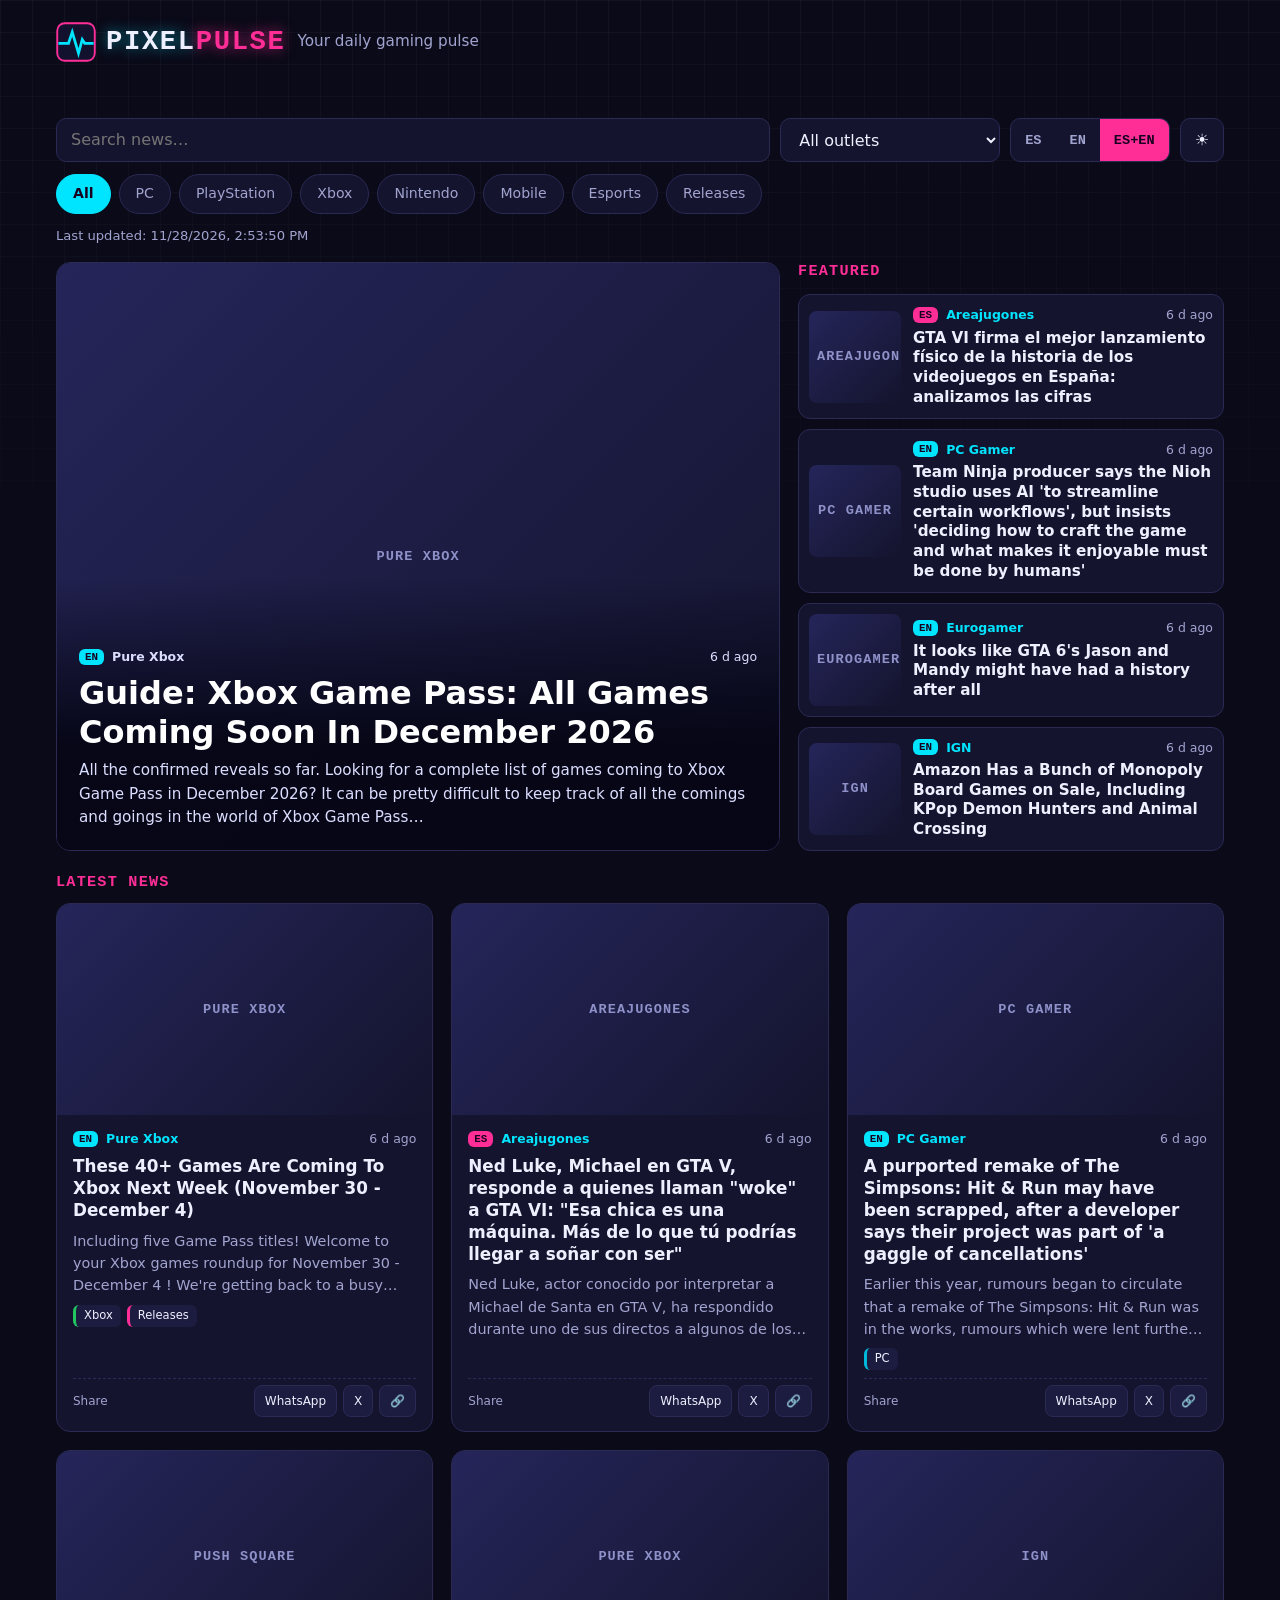
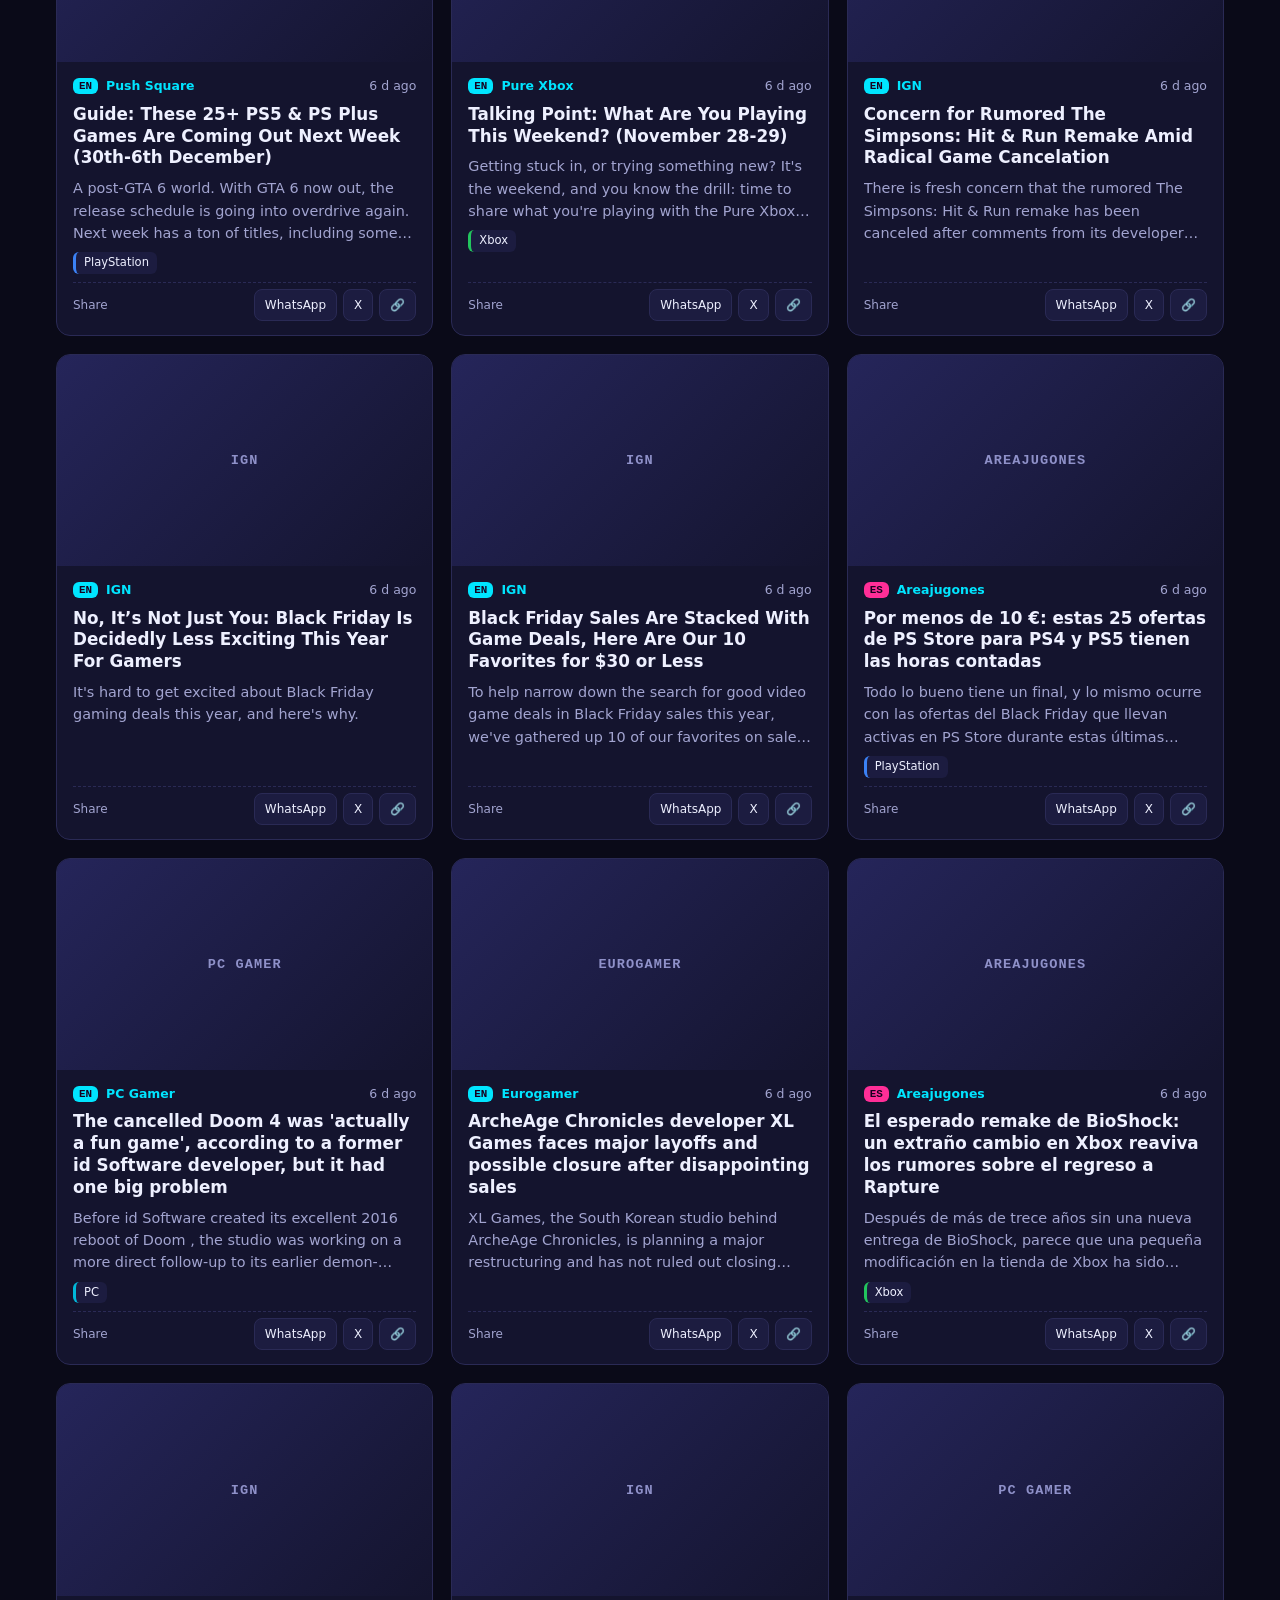
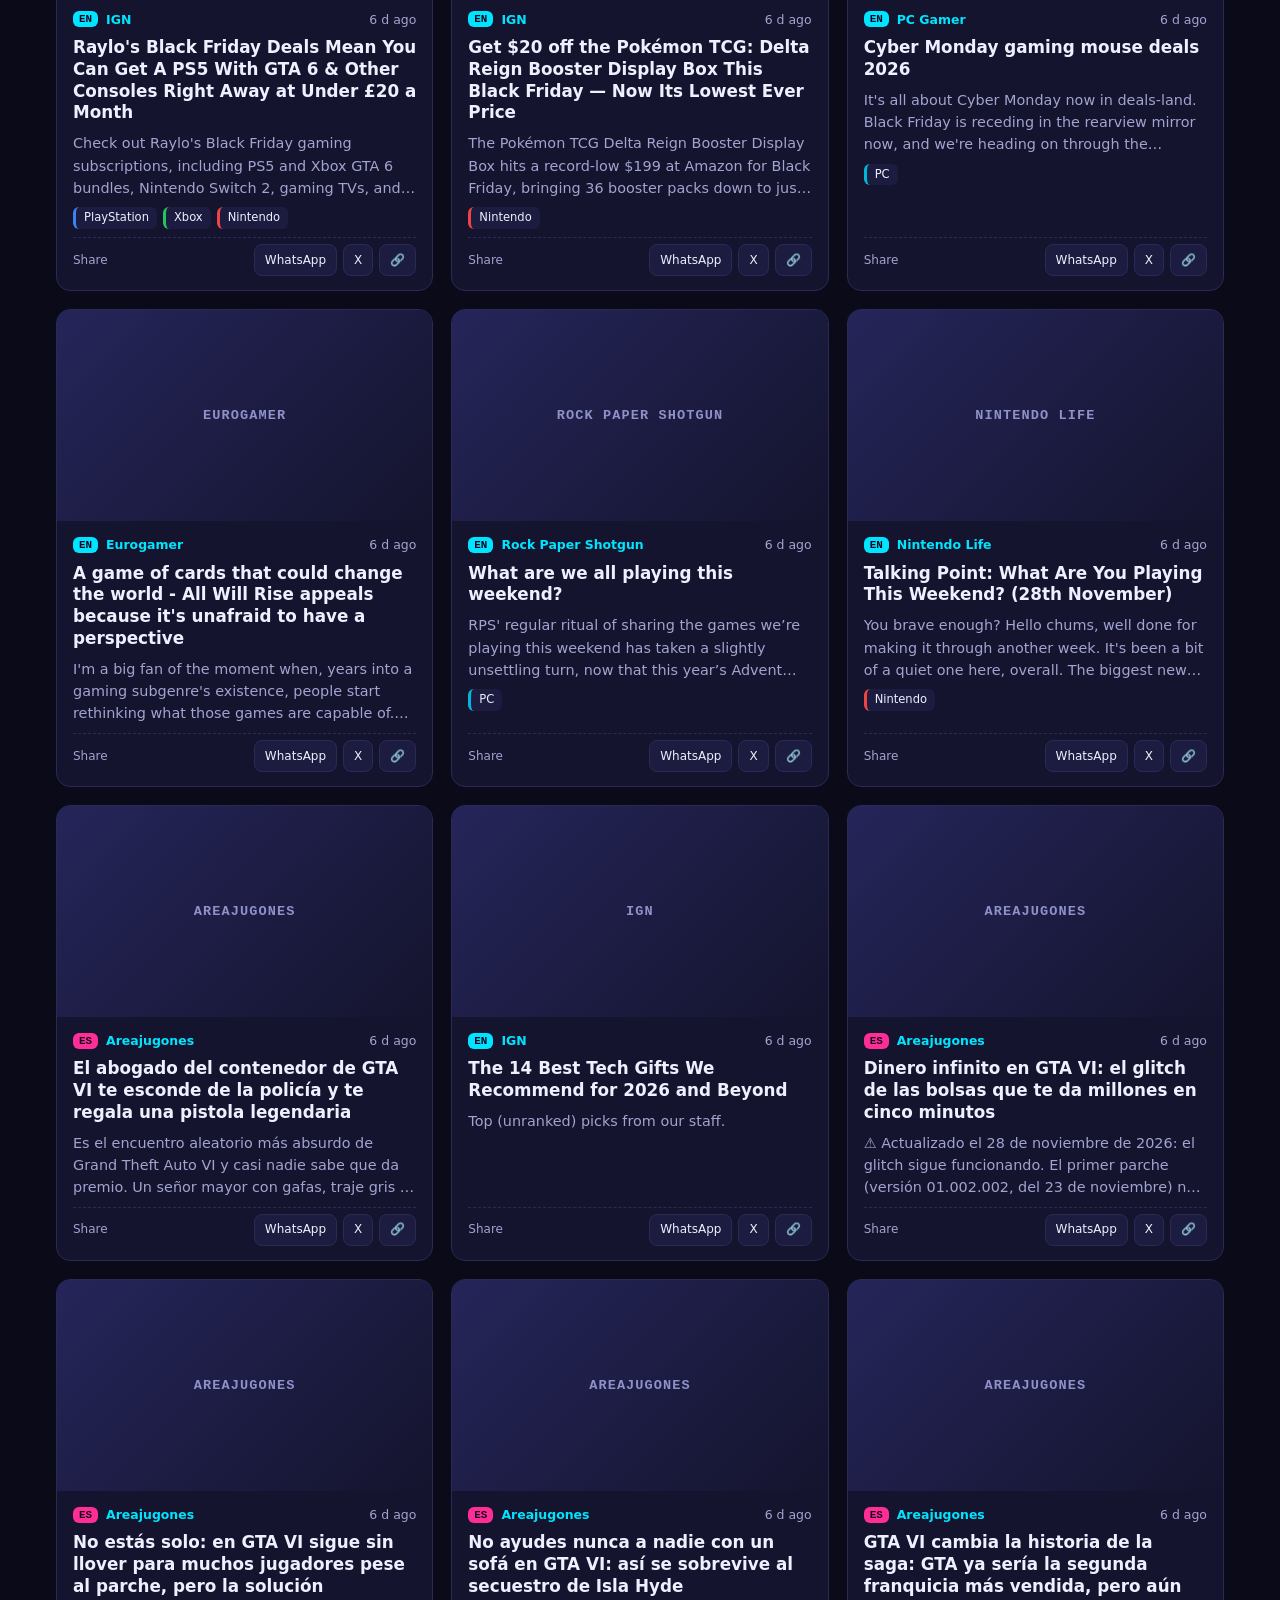
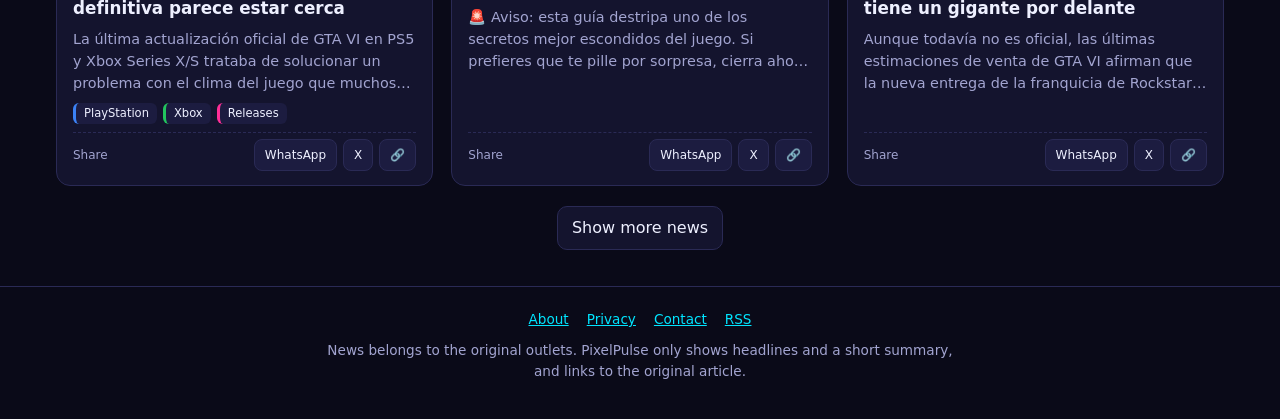
<file: index.html>
<!doctype html>
<html lang="es" data-theme="dark">
<head>
<meta charset="utf-8">
<meta name="viewport" content="width=device-width, initial-scale=1">
<title>PixelPulse · Noticias de videojuegos | Gaming news</title>
<meta name="description" content="Las últimas noticias de videojuegos en español e inglés, actualizadas automáticamente cada hora. / Latest gaming news in Spanish and English, updated hourly.">
<meta name="theme-color" content="#0a0a18">
<meta property="og:type" content="website">
<meta property="og:title" content="PixelPulse · Noticias de videojuegos">
<meta property="og:description" content="Tu pulso diario de videojuegos, en español e inglés. / Your daily gaming pulse.">
<link rel="icon" href="favicon.svg" type="image/svg+xml">
<link rel="alternate" type="application/rss+xml" title="PixelPulse" href="feed.xml">
<script>
  try { var t = localStorage.getItem('pp-theme'); document.documentElement.dataset.theme = (t === 'light' || t === 'dark') ? t : 'dark'; }
  catch (e) { document.documentElement.dataset.theme = 'dark'; }
</script>
<link rel="stylesheet" href="style.css">
<!-- Analítica gratuita opcional (GoatCounter, sin cookies): crea tu cuenta y descomenta con tu código.
<script data-goatcounter="https://TU-CODIGO.goatcounter.com/count" async src="//gc.zgo.at/count.js"></script>
-->
</head>
<body>
<a class="skip" href="#main">Saltar al contenido</a>

<header class="site-header wrap">
  <div class="brand">
    <a class="logo" href="./" aria-label="PixelPulse">
      <svg width="40" height="40" viewBox="0 0 32 32" aria-hidden="true">
        <rect width="32" height="32" rx="7" fill="#12122e"/>
        <rect x="1" y="1" width="30" height="30" rx="6" fill="none" stroke="#ff2e97" stroke-width="1.5"/>
        <polyline points="3,17 10,17 13,8 18,25 21,14 23,17 29,17" fill="none" stroke="#00e5ff" stroke-width="2.2" stroke-linecap="square"/>
      </svg>
      <span class="logo-text"><span class="p1">Pixel</span><span class="p2">Pulse</span></span>
    </a>
    <p class="tagline" data-i18n="tagline">Tu pulso diario de videojuegos</p>
  </div>
  <svg class="pulse" viewBox="0 0 1200 40" preserveAspectRatio="none" aria-hidden="true">
    <defs>
      <linearGradient id="pg" x1="0" x2="1" y1="0" y2="0">
        <stop offset="0" stop-color="#00e5ff"/><stop offset="1" stop-color="#ff2e97"/>
      </linearGradient>
    </defs>
    <path pathLength="1400" d="M0 20 H300 L318 20 L334 4 L356 36 L372 12 L384 20 H760 L778 20 L794 4 L816 36 L832 12 L844 20 H1200"/>
  </svg>
</header>

<div class="wrap">
  <div class="toolbar">
    <input class="field search" id="q" type="search" autocomplete="off"
           placeholder="Buscar noticias…" data-i18n-ph="search" data-i18n-aria="searchAria" aria-label="Buscar noticias">
    <select class="field" id="source" data-i18n-aria="sourceAria" aria-label="Filtrar por medio"></select>
    <div class="seg" id="langs" role="group" data-i18n-aria="langAria" aria-label="Idioma de las noticias"></div>
    <button class="btn" id="themeBtn" type="button" data-i18n-aria="themeAria" aria-label="Cambiar tema">☀</button>
  </div>
  <nav class="cats" id="cats" data-i18n-aria="catsAria" aria-label="Categorías"></nav>
  <p class="updated" id="updated"></p>
</div>

<main class="wrap" id="main">
  <div class="top" id="top"></div>
  <h2 class="sec latest-title" id="latestTitle" data-i18n="latest" hidden>Últimas noticias</h2>
  <div class="grid" id="grid" aria-live="polite"></div>
  <p class="status" id="status" role="status" hidden></p>
  <button class="btn more" id="more" type="button" data-i18n="more" hidden>Ver más noticias</button>
  <noscript><p>Activa JavaScript para ver las noticias. / Enable JavaScript to see the news.</p></noscript>
</main>

<footer class="site-footer">
  <div class="wrap">
    <nav>
      <a href="about.html" data-i18n="about">Acerca de</a>
      <a href="privacy.html" data-i18n="privacy">Privacidad</a>
      <a href="contact.html" data-i18n="contact">Contacto</a>
      <a href="feed.xml" data-i18n="rss">RSS</a>
    </nav>
    <p data-i18n="disclaimer">Las noticias pertenecen a sus medios de origen. PixelPulse solo muestra titulares y un resumen breve, y enlaza al artículo original.</p>
  </div>
</footer>

<div class="toast" id="toast" role="status" aria-live="polite"></div>
<script src="app.js"></script>
</body>
</html>
</file>
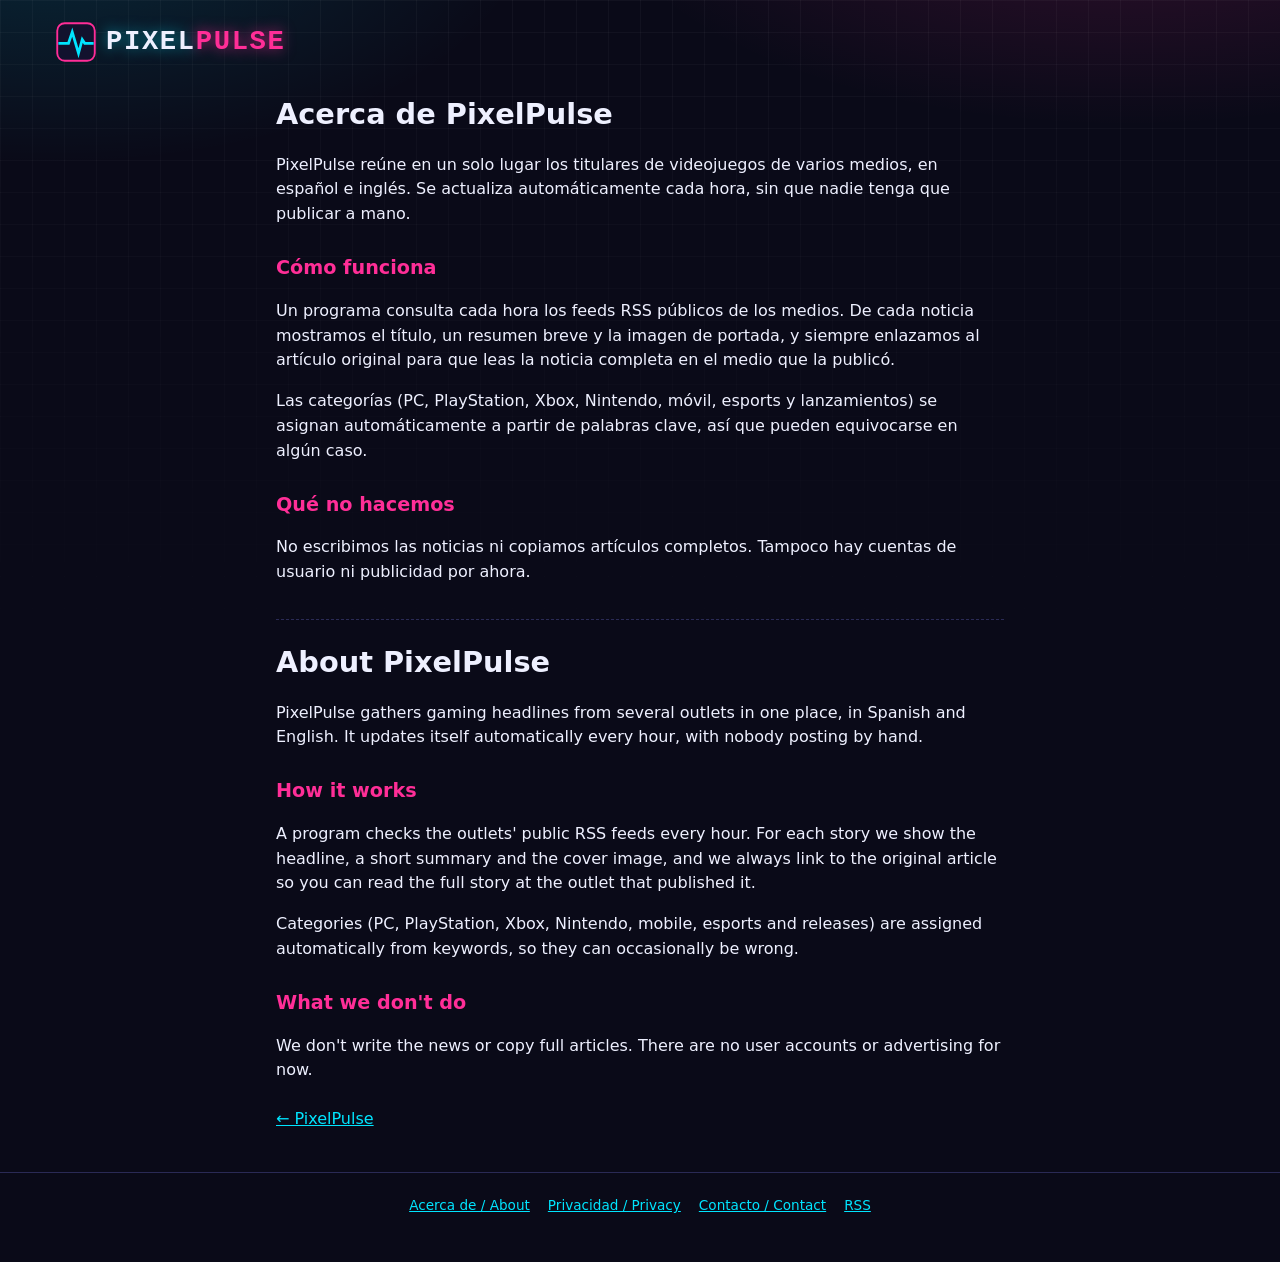
<file: about.html>
<!doctype html>
<html lang="es" data-theme="dark">
<head>
<meta charset="utf-8">
<meta name="viewport" content="width=device-width, initial-scale=1">
<title>Acerca de · About · PixelPulse</title>
<meta name="description" content="Qué es PixelPulse y cómo funciona. / What PixelPulse is and how it works.">
<link rel="icon" href="favicon.svg" type="image/svg+xml">
<script>
  try { var t = localStorage.getItem('pp-theme'); document.documentElement.dataset.theme = (t === 'light' || t === 'dark') ? t : 'dark'; }
  catch (e) { document.documentElement.dataset.theme = 'dark'; }
</script>
<link rel="stylesheet" href="style.css">
</head>
<body>
<header class="site-header wrap">
  <a class="logo" href="./" aria-label="PixelPulse">
    <svg width="40" height="40" viewBox="0 0 32 32" aria-hidden="true">
      <rect width="32" height="32" rx="7" fill="#12122e"/>
      <rect x="1" y="1" width="30" height="30" rx="6" fill="none" stroke="#ff2e97" stroke-width="1.5"/>
      <polyline points="3,17 10,17 13,8 18,25 21,14 23,17 29,17" fill="none" stroke="#00e5ff" stroke-width="2.2" stroke-linecap="square"/>
    </svg>
    <span class="logo-text"><span class="p1">Pixel</span><span class="p2">Pulse</span></span>
  </a>
</header>

<main class="wrap page">
  <section lang="es">
    <h1>Acerca de PixelPulse</h1>
    <p>PixelPulse reúne en un solo lugar los titulares de videojuegos de varios medios, en español e inglés. Se actualiza automáticamente cada hora, sin que nadie tenga que publicar a mano.</p>
    <h2>Cómo funciona</h2>
    <p>Un programa consulta cada hora los feeds RSS públicos de los medios. De cada noticia mostramos el título, un resumen breve y la imagen de portada, y siempre enlazamos al artículo original para que leas la noticia completa en el medio que la publicó.</p>
    <p>Las categorías (PC, PlayStation, Xbox, Nintendo, móvil, esports y lanzamientos) se asignan automáticamente a partir de palabras clave, así que pueden equivocarse en algún caso.</p>
    <h2>Qué no hacemos</h2>
    <p>No escribimos las noticias ni copiamos artículos completos. Tampoco hay cuentas de usuario ni publicidad por ahora.</p>
  </section>

  <section lang="en">
    <h1>About PixelPulse</h1>
    <p>PixelPulse gathers gaming headlines from several outlets in one place, in Spanish and English. It updates itself automatically every hour, with nobody posting by hand.</p>
    <h2>How it works</h2>
    <p>A program checks the outlets' public RSS feeds every hour. For each story we show the headline, a short summary and the cover image, and we always link to the original article so you can read the full story at the outlet that published it.</p>
    <p>Categories (PC, PlayStation, Xbox, Nintendo, mobile, esports and releases) are assigned automatically from keywords, so they can occasionally be wrong.</p>
    <h2>What we don't do</h2>
    <p>We don't write the news or copy full articles. There are no user accounts or advertising for now.</p>
  </section>
  <a class="back" href="./">← PixelPulse</a>
</main>

<footer class="site-footer">
  <div class="wrap">
    <nav>
      <a href="about.html">Acerca de / About</a>
      <a href="privacy.html">Privacidad / Privacy</a>
      <a href="contact.html">Contacto / Contact</a>
      <a href="feed.xml">RSS</a>
    </nav>
  </div>
</footer>
</body>
</html>
</file>
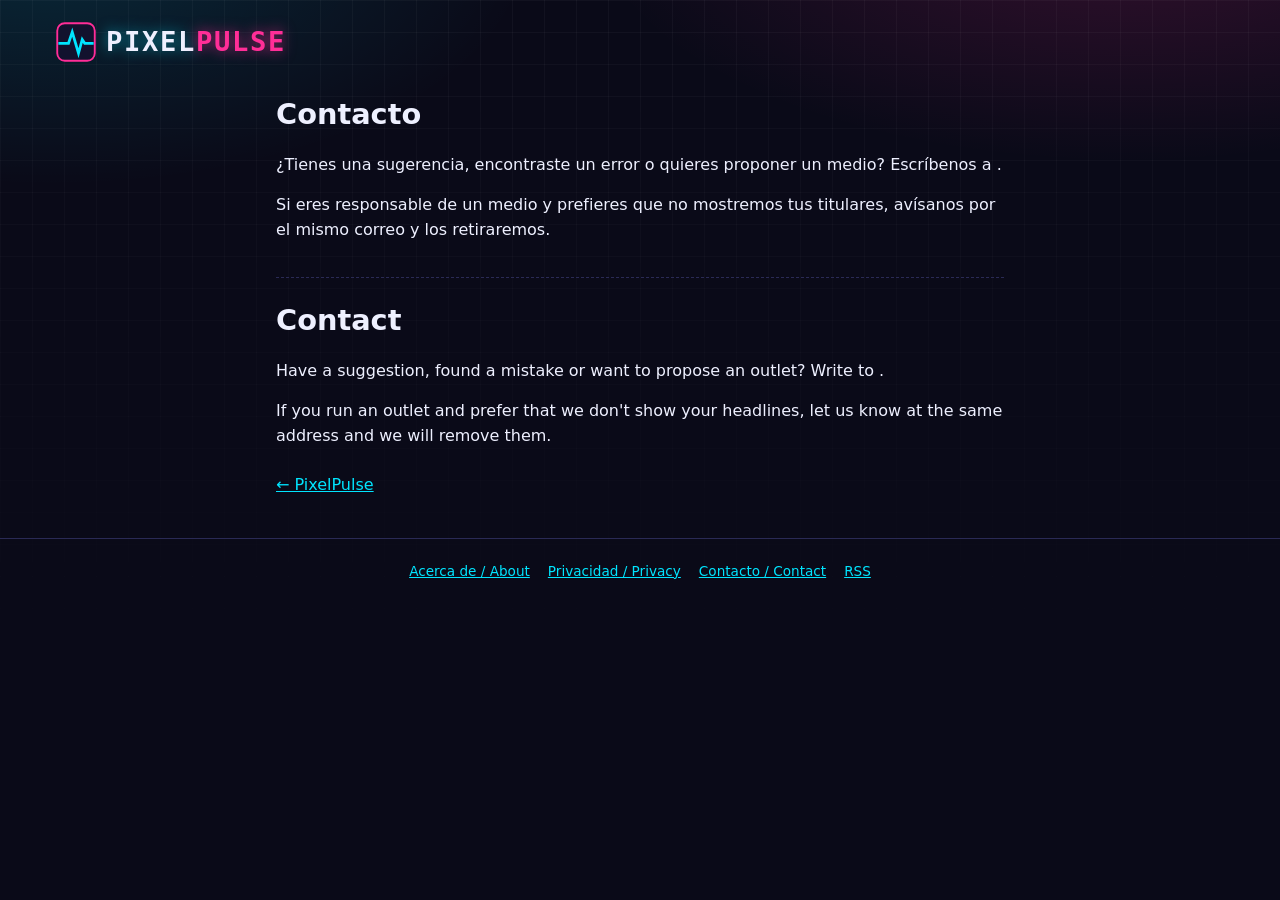
<file: contact.html>
<!doctype html>
<html lang="es" data-theme="dark">
<head>
<meta charset="utf-8">
<meta name="viewport" content="width=device-width, initial-scale=1">
<title>Contacto · Contact · PixelPulse</title>
<meta name="description" content="Contacta con PixelPulse. / Contact PixelPulse.">
<link rel="icon" href="favicon.svg" type="image/svg+xml">
<script>
  try { var t = localStorage.getItem('pp-theme'); document.documentElement.dataset.theme = (t === 'light' || t === 'dark') ? t : 'dark'; }
  catch (e) { document.documentElement.dataset.theme = 'dark'; }
</script>
<link rel="stylesheet" href="style.css">
</head>
<body>
<header class="site-header wrap">
  <a class="logo" href="./" aria-label="PixelPulse">
    <svg width="40" height="40" viewBox="0 0 32 32" aria-hidden="true">
      <rect width="32" height="32" rx="7" fill="#12122e"/>
      <rect x="1" y="1" width="30" height="30" rx="6" fill="none" stroke="#ff2e97" stroke-width="1.5"/>
      <polyline points="3,17 10,17 13,8 18,25 21,14 23,17 29,17" fill="none" stroke="#00e5ff" stroke-width="2.2" stroke-linecap="square"/>
    </svg>
    <span class="logo-text"><span class="p1">Pixel</span><span class="p2">Pulse</span></span>
  </a>
</header>

<main class="wrap page">
  <section lang="es">
    <h1>Contacto</h1>
    <p>¿Tienes una sugerencia, encontraste un error o quieres proponer un medio? Escríbenos a <strong></strong>.</p>
    <p>Si eres responsable de un medio y prefieres que no mostremos tus titulares, avísanos por el mismo correo y los retiraremos.</p>
  </section>

  <section lang="en">
    <h1>Contact</h1>
    <p>Have a suggestion, found a mistake or want to propose an outlet? Write to <strong></strong>.</p>
    <p>If you run an outlet and prefer that we don't show your headlines, let us know at the same address and we will remove them.</p>
  </section>
  <a class="back" href="./">← PixelPulse</a>
</main>

<footer class="site-footer">
  <div class="wrap">
    <nav>
      <a href="about.html">Acerca de / About</a>
      <a href="privacy.html">Privacidad / Privacy</a>
      <a href="contact.html">Contacto / Contact</a>
      <a href="feed.xml">RSS</a>
    </nav>
  </div>
</footer>
</body>
</html>
</file>
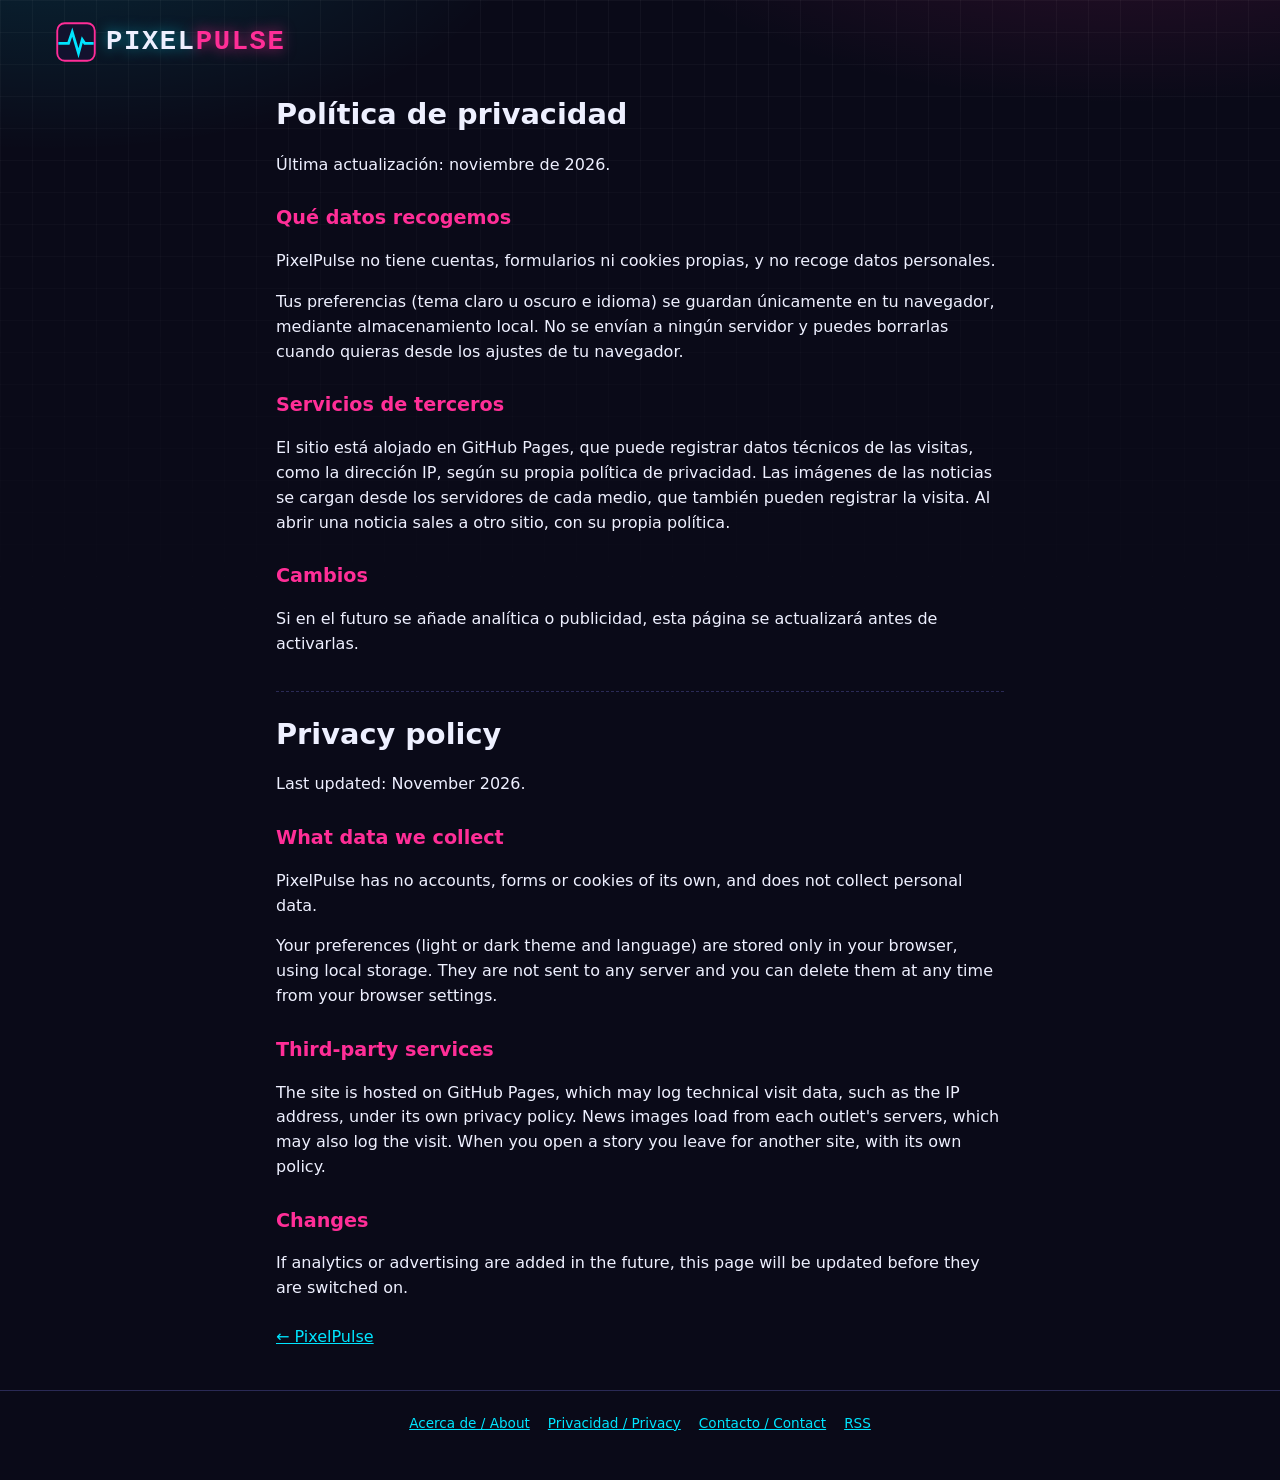
<file: privacy.html>
<!doctype html>
<html lang="es" data-theme="dark">
<head>
<meta charset="utf-8">
<meta name="viewport" content="width=device-width, initial-scale=1">
<title>Privacidad · Privacy · PixelPulse</title>
<meta name="description" content="Política de privacidad de PixelPulse. / PixelPulse privacy policy.">
<link rel="icon" href="favicon.svg" type="image/svg+xml">
<script>
  try { var t = localStorage.getItem('pp-theme'); document.documentElement.dataset.theme = (t === 'light' || t === 'dark') ? t : 'dark'; }
  catch (e) { document.documentElement.dataset.theme = 'dark'; }
</script>
<link rel="stylesheet" href="style.css">
</head>
<body>
<header class="site-header wrap">
  <a class="logo" href="./" aria-label="PixelPulse">
    <svg width="40" height="40" viewBox="0 0 32 32" aria-hidden="true">
      <rect width="32" height="32" rx="7" fill="#12122e"/>
      <rect x="1" y="1" width="30" height="30" rx="6" fill="none" stroke="#ff2e97" stroke-width="1.5"/>
      <polyline points="3,17 10,17 13,8 18,25 21,14 23,17 29,17" fill="none" stroke="#00e5ff" stroke-width="2.2" stroke-linecap="square"/>
    </svg>
    <span class="logo-text"><span class="p1">Pixel</span><span class="p2">Pulse</span></span>
  </a>
</header>

<main class="wrap page">
  <section lang="es">
    <h1>Política de privacidad</h1>
    <p>Última actualización: noviembre de 2026.</p>
    <h2>Qué datos recogemos</h2>
    <p>PixelPulse no tiene cuentas, formularios ni cookies propias, y no recoge datos personales.</p>
    <p>Tus preferencias (tema claro u oscuro e idioma) se guardan únicamente en tu navegador, mediante almacenamiento local. No se envían a ningún servidor y puedes borrarlas cuando quieras desde los ajustes de tu navegador.</p>
    <h2>Servicios de terceros</h2>
    <p>El sitio está alojado en GitHub Pages, que puede registrar datos técnicos de las visitas, como la dirección IP, según su propia política de privacidad. Las imágenes de las noticias se cargan desde los servidores de cada medio, que también pueden registrar la visita. Al abrir una noticia sales a otro sitio, con su propia política.</p>
    <h2>Cambios</h2>
    <p>Si en el futuro se añade analítica o publicidad, esta página se actualizará antes de activarlas.</p>
  </section>

  <section lang="en">
    <h1>Privacy policy</h1>
    <p>Last updated: November 2026.</p>
    <h2>What data we collect</h2>
    <p>PixelPulse has no accounts, forms or cookies of its own, and does not collect personal data.</p>
    <p>Your preferences (light or dark theme and language) are stored only in your browser, using local storage. They are not sent to any server and you can delete them at any time from your browser settings.</p>
    <h2>Third-party services</h2>
    <p>The site is hosted on GitHub Pages, which may log technical visit data, such as the IP address, under its own privacy policy. News images load from each outlet's servers, which may also log the visit. When you open a story you leave for another site, with its own policy.</p>
    <h2>Changes</h2>
    <p>If analytics or advertising are added in the future, this page will be updated before they are switched on.</p>
  </section>
  <a class="back" href="./">← PixelPulse</a>
</main>

<footer class="site-footer">
  <div class="wrap">
    <nav>
      <a href="about.html">Acerca de / About</a>
      <a href="privacy.html">Privacidad / Privacy</a>
      <a href="contact.html">Contacto / Contact</a>
      <a href="feed.xml">RSS</a>
    </nav>
  </div>
</footer>
</body>
</html>
</file>
<file: style.css>
:root {
  --bg: #0a0a18; --card: #14142e; --card2: #1c1c40; --text: #eef0ff; --muted: #a2a4d0;
  --pink: #ff2e97; --cyan: #00e5ff; --border: #2a2a55;
  --badge-fg: #17001f; --grid: rgba(255, 255, 255, .035);
  --glow1: rgba(255, 46, 151, .18); --glow2: rgba(0, 229, 255, .14);
  --glow: 0 0 22px rgba(255, 46, 151, .35);
  --radius: 14px;
  color-scheme: dark;
}
:root[data-theme="light"] {
  --bg: #f6f5ff; --card: #ffffff; --card2: #efedff; --text: #17173a; --muted: #55577f;
  --pink: #d9006f; --cyan: #007c91; --border: #d9d7f5;
  --badge-fg: #ffffff; --grid: rgba(23, 23, 58, .05);
  --glow1: rgba(217, 0, 111, .10); --glow2: rgba(0, 124, 145, .10);
  --glow: 0 6px 20px rgba(217, 0, 111, .18);
  color-scheme: light;
}

* { box-sizing: border-box; }
[hidden] { display: none !important; }
html { -webkit-text-size-adjust: 100%; }
body {
  margin: 0; min-height: 100vh; color: var(--text);
  font: 16px/1.55 system-ui, -apple-system, "Segoe UI", Roboto, sans-serif;
  background:
    radial-gradient(900px 420px at 88% -10%, var(--glow1), transparent 60%),
    radial-gradient(800px 400px at 4% -6%, var(--glow2), transparent 60%),
    var(--bg);
  background-repeat: no-repeat;
}
body::before {
  content: ""; position: fixed; inset: 0; z-index: -1; pointer-events: none;
  background-image: linear-gradient(var(--grid) 1px, transparent 1px), linear-gradient(90deg, var(--grid) 1px, transparent 1px);
  background-size: 32px 32px;
  -webkit-mask-image: linear-gradient(#000, transparent 75%); mask-image: linear-gradient(#000, transparent 75%);
}
a { color: var(--cyan); }
a:focus-visible, button:focus-visible, input:focus-visible, select:focus-visible {
  outline: 3px solid var(--cyan); outline-offset: 2px;
}
.skip { position: absolute; left: -999px; top: 8px; background: var(--pink); color: var(--badge-fg); padding: 8px 14px; border-radius: 8px; z-index: 10; }
.skip:focus { left: 8px; }
.wrap { max-width: 1200px; margin: 0 auto; padding: 0 16px; }

/* Cabecera */
.site-header { padding-top: 22px; padding-bottom: 6px; }
.brand { display: flex; align-items: center; gap: 12px; flex-wrap: wrap; }
.logo { display: flex; align-items: center; gap: 10px; text-decoration: none; color: var(--text); }
.logo-text {
  font: 800 1.7rem/1 ui-monospace, "SF Mono", Menlo, Consolas, monospace;
  letter-spacing: .06em; text-transform: uppercase;
}
.logo-text .p2 { color: var(--pink); }
:root:not([data-theme="light"]) .logo-text .p2 { text-shadow: 0 0 14px rgba(255, 46, 151, .7); }
:root:not([data-theme="light"]) .logo-text .p1 { text-shadow: 0 0 14px rgba(0, 229, 255, .55); }
.tagline { margin: 0; color: var(--muted); font-size: .95rem; }
.pulse { display: block; width: 100%; height: 26px; margin-top: 10px; }
.pulse path { fill: none; stroke: url(#pg); stroke-width: 2.2; vector-effect: non-scaling-stroke;
  stroke-dasharray: 1400; stroke-dashoffset: 1400; animation: draw 4.5s linear infinite; }
@keyframes draw { to { stroke-dashoffset: 0; } }

/* Controles */
.toolbar { display: flex; flex-wrap: wrap; gap: 10px; align-items: center; margin: 14px 0 6px; }
.field, .btn {
  font: inherit; color: var(--text); background: var(--card); border: 1px solid var(--border);
  border-radius: 10px; min-height: 44px; padding: 8px 14px;
}
.search { flex: 1 1 240px; }
select.field { flex: 1 1 130px; min-width: 0; max-width: 220px; }
.btn { cursor: pointer; }
.btn:hover { border-color: var(--pink); }
.seg { display: inline-flex; border: 1px solid var(--border); border-radius: 10px; overflow: hidden; background: var(--card); }
.seg button {
  font: 700 .85rem ui-monospace, Menlo, Consolas, monospace; color: var(--muted); background: transparent;
  border: 0; min-height: 42px; padding: 0 14px; cursor: pointer;
}
.seg button[aria-pressed="true"] { background: var(--pink); color: var(--badge-fg); }
.cats { display: flex; gap: 8px; overflow-x: auto; padding: 6px 0 10px; scrollbar-width: thin; }
.chip {
  flex: 0 0 auto; font: inherit; font-size: .88rem; color: var(--muted); background: var(--card);
  border: 1px solid var(--border); border-radius: 999px; min-height: 40px; padding: 6px 16px; cursor: pointer;
}
.chip:hover { border-color: var(--cyan); color: var(--text); }
.chip.active { background: var(--cyan); border-color: var(--cyan); color: var(--badge-fg); font-weight: 700; }
.updated { margin: 2px 0 0; color: var(--muted); font-size: .82rem; }

/* Portada */
.top { display: grid; grid-template-columns: minmax(0, 1.7fr) minmax(0, 1fr); gap: 18px; margin: 16px 0 8px; }
.top:empty { display: none; }
.hero {
  position: relative; isolation: isolate; display: flex; align-items: flex-end; min-height: 360px;
  overflow: hidden; border: 1px solid var(--border); border-radius: var(--radius);
}
.hero .thumb { position: absolute; inset: 0; aspect-ratio: auto; z-index: -1; }
.hero-body { width: 100%; padding: 70px 22px 20px; color: #fff; background: linear-gradient(transparent, rgba(5, 5, 20, .94) 62%); }
.hero h2 { margin: 8px 0; font-size: clamp(1.3rem, 2.8vw, 2rem); line-height: 1.2; }
.hero h2 a { color: #fff; text-decoration: none; }
.hero p { margin: 0; color: #dcdeff; font-size: .95rem; }
.hero .meta, .hero .src, .hero .ago { color: #dcdeff; }
.side { display: flex; flex-direction: column; gap: 10px; min-width: 0; }
.sec { margin: 0 0 4px; font: 800 .95rem ui-monospace, Menlo, Consolas, monospace; letter-spacing: .08em; text-transform: uppercase; color: var(--pink); }
.latest-title { margin: 22px 0 12px; }
.mini { position: relative; display: flex; gap: 12px; align-items: center; padding: 10px; background: var(--card); border: 1px solid var(--border); border-radius: 12px; }
.mini .thumb { flex: 0 0 92px; aspect-ratio: 1; border-radius: 8px; }
.mini h3 { margin: 4px 0 0; font-size: .95rem; line-height: 1.3; }
.mini h3 a { color: var(--text); text-decoration: none; }
.stretch::after { content: ""; position: absolute; inset: 0; }
@media (hover: hover) { .mini:hover, .hero:hover { border-color: var(--pink); box-shadow: var(--glow); } }

/* Tarjetas */
.grid { display: grid; grid-template-columns: repeat(auto-fill, minmax(280px, 1fr)); gap: 18px; margin-bottom: 20px; }
.card { display: flex; flex-direction: column; overflow: hidden; background: var(--card); border: 1px solid var(--border); border-radius: var(--radius); transition: transform .15s, border-color .15s, box-shadow .15s; }
@media (hover: hover) { .card:hover { transform: translateY(-3px); border-color: var(--pink); box-shadow: var(--glow); } }
.thumb { position: relative; display: block; aspect-ratio: 16 / 9; overflow: hidden; background: linear-gradient(135deg, #25255a, #14142e); }
.thumb .ph {
  position: absolute; inset: 0; display: grid; place-items: center; padding: 8px; text-align: center;
  font: 700 .85rem ui-monospace, Menlo, Consolas, monospace; letter-spacing: .08em; text-transform: uppercase; color: #8f91c9;
}
.thumb img { position: absolute; inset: 0; width: 100%; height: 100%; object-fit: cover; }
.card .body { display: flex; flex-direction: column; gap: 8px; flex: 1; padding: 14px 16px; }
.card h3 { margin: 0; font-size: 1.05rem; line-height: 1.3; }
.card h3 a { color: var(--text); text-decoration: none; }
.card h3 a:hover { color: var(--cyan); }
.card p {
  margin: 0; color: var(--muted); font-size: .9rem;
  display: -webkit-box; -webkit-line-clamp: 3; line-clamp: 3; -webkit-box-orient: vertical; overflow: hidden;
}
.meta { display: flex; flex-wrap: wrap; align-items: center; gap: 8px; font-size: .78rem; color: var(--muted); }
.src { color: var(--cyan); font-weight: 700; }
.ago { margin-left: auto; }
.badge { font: 800 .68rem ui-monospace, Menlo, Consolas, monospace; padding: 2px 6px; border-radius: 6px; background: var(--pink); color: var(--badge-fg); }
.badge[data-l="en"] { background: var(--cyan); }
.tags { display: flex; flex-wrap: wrap; gap: 6px; }
.tags:empty { display: none; }
.tag { font-size: .72rem; padding: 2px 8px; border-radius: 6px; background: var(--card2); border-left: 3px solid var(--c, var(--pink)); }
.tag[data-cat="pc"] { --c: #00b8d9; } .tag[data-cat="playstation"] { --c: #3b82f6; }
.tag[data-cat="xbox"] { --c: #22c55e; } .tag[data-cat="nintendo"] { --c: #ef4444; }
.tag[data-cat="mobile"] { --c: #f59e0b; } .tag[data-cat="esports"] { --c: #a855f7; }
.tag[data-cat="releases"] { --c: #ff2e97; }
.share { display: flex; align-items: center; gap: 6px; margin-top: auto; padding-top: 6px; border-top: 1px dashed var(--border); }
.share-l { font-size: .75rem; color: var(--muted); margin-right: auto; }
.btn-s { font: inherit; font-size: .75rem; color: var(--text); background: var(--card2); border: 1px solid var(--border); border-radius: 8px; padding: 5px 10px; min-height: 32px; cursor: pointer; text-decoration: none; display: inline-flex; align-items: center; }
.btn-s:hover { border-color: var(--cyan); }

/* Estados */
.skel { aspect-ratio: 4 / 3; border-radius: var(--radius); border: 1px solid var(--border);
  background: linear-gradient(90deg, var(--card) 25%, var(--card2) 50%, var(--card) 75%); background-size: 200% 100%; animation: sh 1.4s linear infinite; }
@keyframes sh { to { background-position: -200% 0; } }
.status { text-align: center; color: var(--muted); padding: 48px 12px; }
.more { display: block; margin: 8px auto 36px; }

/* Pie y avisos */
.site-footer { border-top: 1px solid var(--border); padding: 22px 0 36px; color: var(--muted); font-size: .85rem; text-align: center; }
.site-footer nav { display: flex; justify-content: center; flex-wrap: wrap; gap: 18px; margin-bottom: 10px; }
.site-footer p { max-width: 640px; margin: 0 auto; }
.toast { position: fixed; left: 50%; bottom: 24px; transform: translate(-50%, 20px); opacity: 0; pointer-events: none;
  background: var(--pink); color: var(--badge-fg); font-weight: 700; padding: 10px 18px; border-radius: 10px; transition: .2s; z-index: 20; }
.toast.show { opacity: 1; transform: translate(-50%, 0); }
noscript p { text-align: center; padding: 30px 0; }

/* Páginas informativas */
.page { max-width: 760px; margin: 24px auto 40px; }
.page h1 { font-size: 1.8rem; margin: 0 0 14px; }
.page h2 { margin: 26px 0 8px; font-size: 1.2rem; color: var(--pink); }
.page section + section { margin-top: 34px; padding-top: 20px; border-top: 1px dashed var(--border); }
.back { display: inline-block; margin: 8px 0 0; }

@media (max-width: 820px) {
  .top { grid-template-columns: 1fr; }
  .hero { min-height: 300px; }
}
@media (prefers-reduced-motion: reduce) {
  * { animation: none !important; transition: none !important; }
  .pulse path { stroke-dashoffset: 0; }
}
</file>
